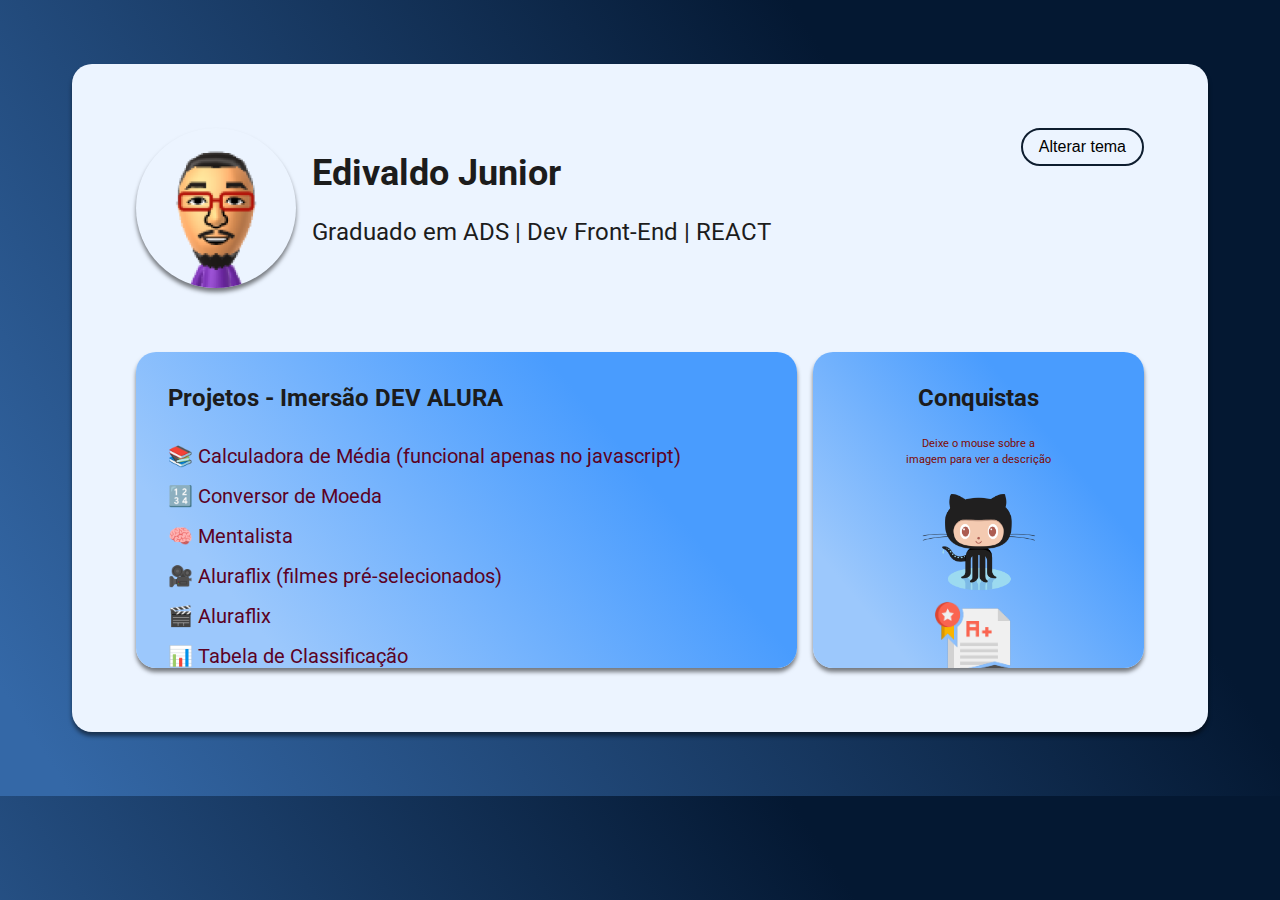
<file: index.html>
<!DOCTYPE html>
<html lang="pt-br">

<head>
  <meta charset="UTF-8">
  <meta http-equiv="X-UA-Compatible" content="IE=edge">
  <meta name="viewport" content="width=device-width, initial-scale=1.0">
  <link rel="stylesheet" href="AULA_10/index.css">
  <link rel="shortcut icon" href="AULA_10/img/favicon.ico" type="image/x-icon">
  <title>Portfólio - Imersão DEV ALURA</title>
</head>

<body>
  <div class="container">
    <header class="cabecalho">
      <div class="perfil">
        <img class="perfil-foto" src="AULA_10/img/13875907.png" />

        <div class="titulo">
          <h1>Edivaldo Junior</h1>
          <h3>Graduado em ADS | Dev Front-End | REACT</h3>
        </div>
      </div>

      <div class="tema">
        <button onClick="mudaModo()">Alterar tema</button>
      </div>
    </header>

    <main class="portfolio">
      <div class="projetos">
        <ul>Projetos - Imersão DEV ALURA</ul>
        <li><a href="AULA_01/" target="_blank">📚 Calculadora de Média (funcional apenas no javascript)</a></li>
        <li><a href="AULA_02/index.html" target="_blank">🔢 Conversor de Moeda</a></li>
        <li><a href="AULA_03/index.html" target="_blank">🧠 Mentalista</a></li>
        <li><a href="AULA_04/index.html" target="_blank">🎥 Aluraflix (filmes pré-selecionados)</a></li>
        <li><a href="AULA_05/index.html" target="_blank">🎬 Aluraflix</a></li>
        <li><a href="AULA_06/index.html" target="_blank">📊 Tabela de Classificação</a></li>
        <li><a href="AULA_07/index.html" target="_blank">🎰 Super Trunfo</a></li>
        <li><a href="AULA_08/index.html" target="_blank">🎲 Super Trunfo - Cartas do Jogo</a></li>
        <li><a href="AULA_09/index.html" target="_blank">📋 Portfólio (simplificada)</a></li>
      </div>

      <div class="conquistas">
        <ul>Conquistas</ul>
        <p>Deixe o mouse sobre a imagem para ver a descrição</p>
        <li><a href="https://github.com/EdiJunior88/Imersao_Dev_Alura" target="_blank"><img src="AULA_10/img/Octocat.png" title="Veja o repositório da imersão"></a></li>
        <li><img src="AULA_10/img/Aula_1_-_Media.png" title="Imersão concluída"></li>
        <li><img src="AULA_10/img/Aula_9_-_HTML_e_CSS.png" title="Projetos totalmente funcionais"></li>
        <li><img src="AULA_10/img/Dia_2_-_Calculadora.png" title="Projetos totalmente funcionais" title="Aprendizado em HTML, CSS, JavaScript e Figma"></li>
      </div>
    </main>
  </div>

  <script src="AULA_10/index.js"></script>
</body>

</html>
</file>
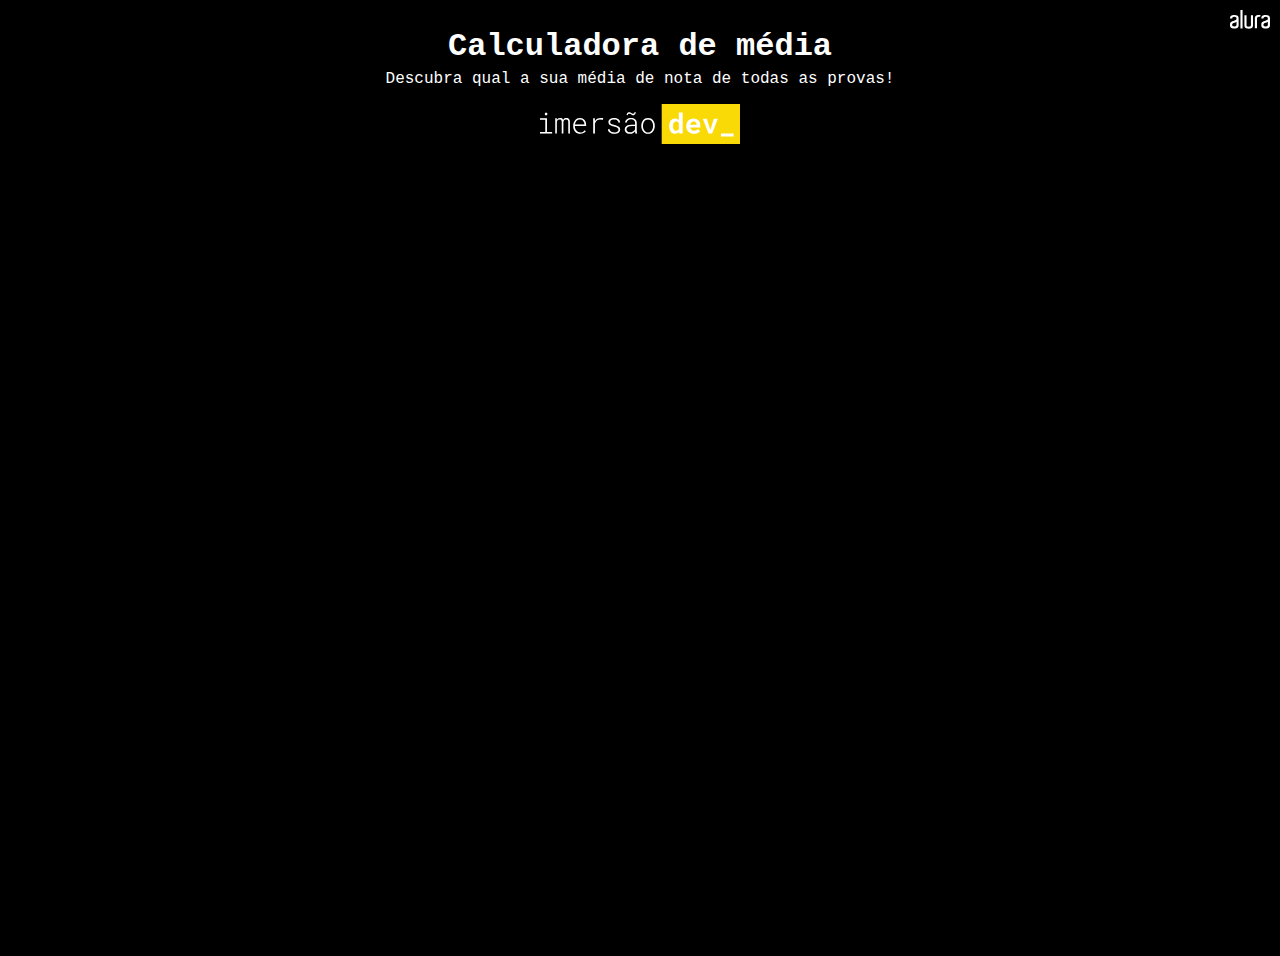
<file: AULA_01/index.html>
<!DOCTYPE html>
<html lang="pt-br">

<head>
  <meta charset="UTF-8">
  <meta http-equiv="X-UA-Compatible" content="IE=edge">
  <meta name="viewport" content="width=device-width, initial-scale=1.0">
  <link rel="stylesheet" href="index.css">
  <title>Variáveis, Operações e Média</title>
</head>

<body>
  <div class="container">
    <h1 class="page-title">Calculadora de média</h1>
    <p class="page-subtitle">Descubra qual a sua média de nota de todas as provas!</p>
    <img class="page-logo" src="img/logo-imersao-conversor-de-moedas.svg" target="_blank" alt="">
  </div>

  <a href="https://alura.com.br/" target="_blank">
    <img class="alura-logo" src="img/alura-logo.svg" alt="">
  </a>

  <script src="index.js" type="text/javascript"></script>
</body>

</html>
</file>
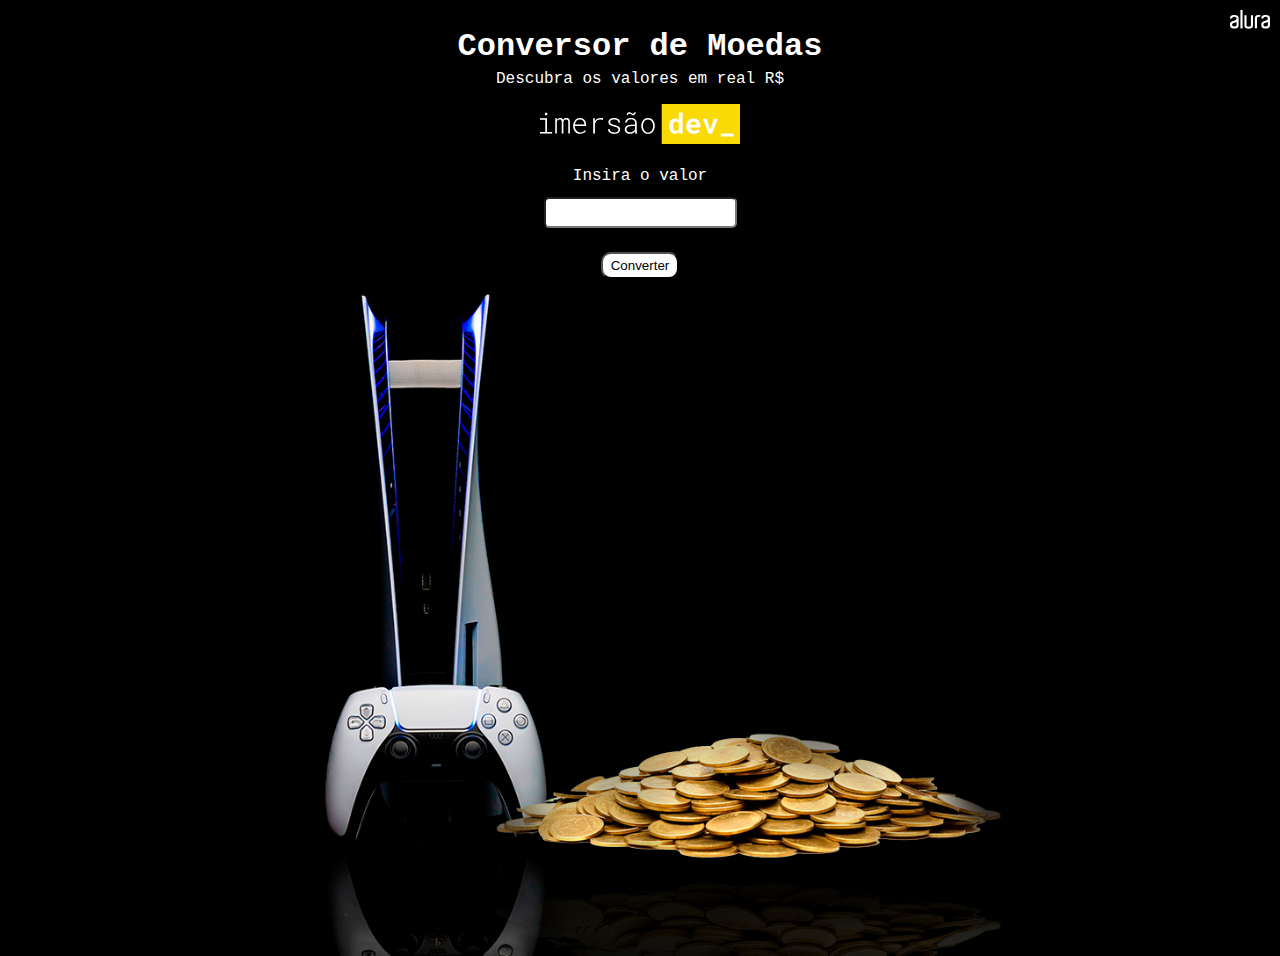
<file: AULA_02/index.html>
<!DOCTYPE html>
<html lang="pt-br">

<head>
  <meta charset="UTF-8">
  <meta http-equiv="X-UA-Compatible" content="IE=edge">
  <meta name="viewport" content="width=device-width, initial-scale=1.0">
  <link rel="stylesheet" href="index.css">
  <title>Conversor de Moedas</title>
</head>

<body>
  <div class="container">
    <h1 class="page-title">Conversor de Moedas</h1>
    <p class="page-subtitle">Descubra os valores em real R$</p>
    <img class="page-logo" src="img/logo-imersao-conversor-de-moedas.svg" target="_blank" alt="">

    <br>
    <br>
    
    <label for="moeda">Insira o valor</label>

    <br>

    <input type="number" id="valor" size="2">

    <br>

    <button type="submit" onclick="Converter()">Converter</button>

    <h2 id="valorConvertido"></h2>
  </div>

  <a href="https://alura.com.br/" target="_blank">
    <img class="alura-logo" src="img/alura-logo.svg" alt="">
  </a>

  <script src="index.js" type="text/javascript"></script>
</body>

</html>
</file>
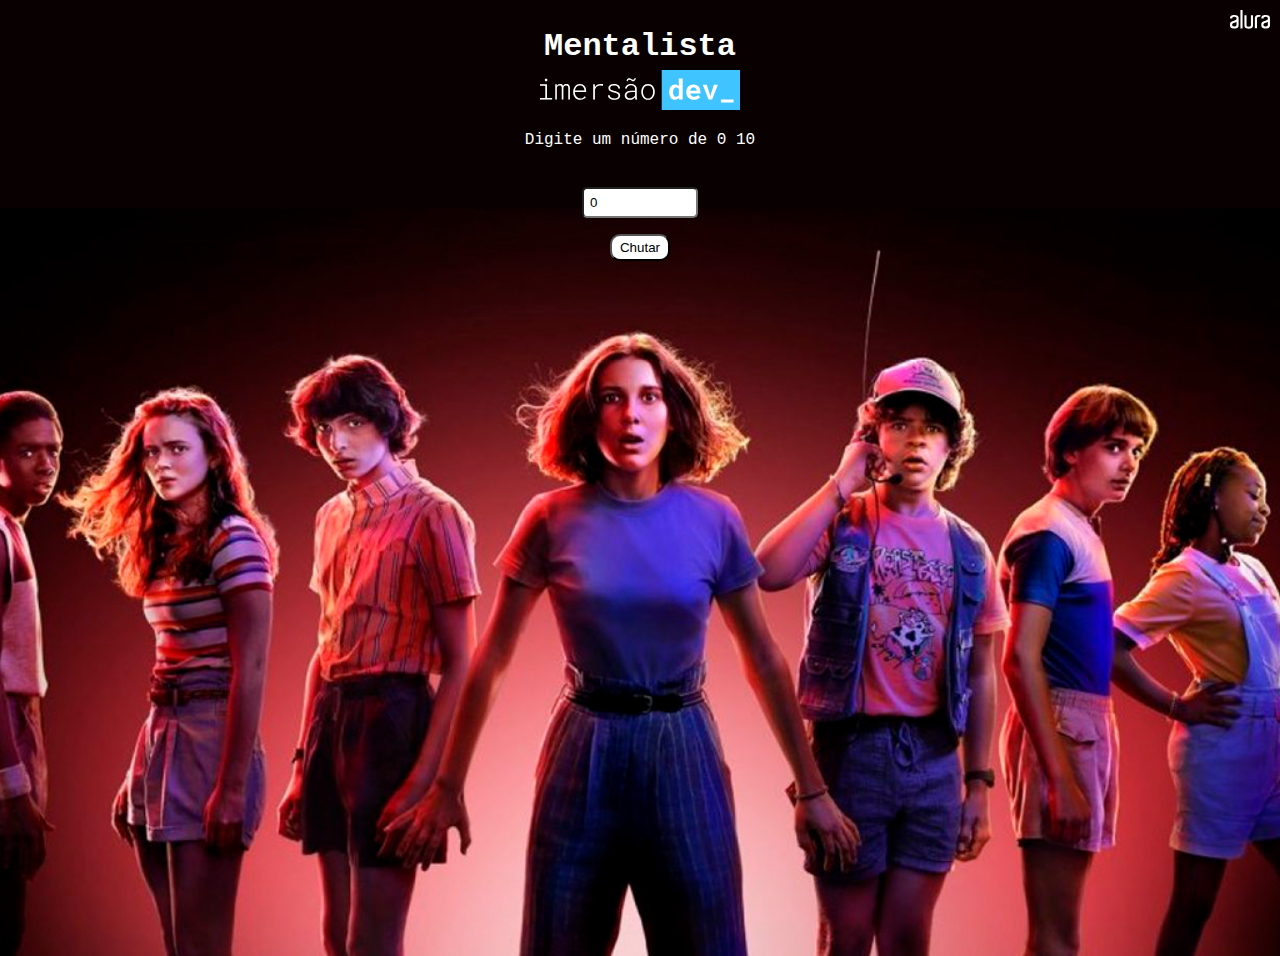
<file: AULA_03/index.html>
<!DOCTYPE html>
<html lang="pt-br">

<head>
  <meta charset="UTF-8">
  <meta http-equiv="X-UA-Compatible" content="IE=edge">
  <meta name="viewport" content="width=device-width, initial-scale=1.0">
  <link rel="stylesheet" href="index.css">
  <title>Mentalista</title>
</head>

<body>
  <div class="container">
    <h1 class="page-title">Mentalista</h1>
    <img class="page-logo" src="img/logo-imersao-mentalista.svg" target="_blank" alt="">
    <p class="page-subtitle">Digite um número de 0 10</p>

    <br>
    
    <input type="number" id="valor" value="0" min="0" max="10">

    <br>

    <button type="submit" onclick="Chutar()">Chutar</button>

    <h2 class="resultado" id="resultado"></h2>
    
    <a href="https://alura.com.br/" target="_blank">
      <img class="alura-logo" src="img/alura-logo.svg" alt="">
    </a>
  </div>

  <script src="index.js" type="text/javascript"></script>
</body>

</html>
</file>
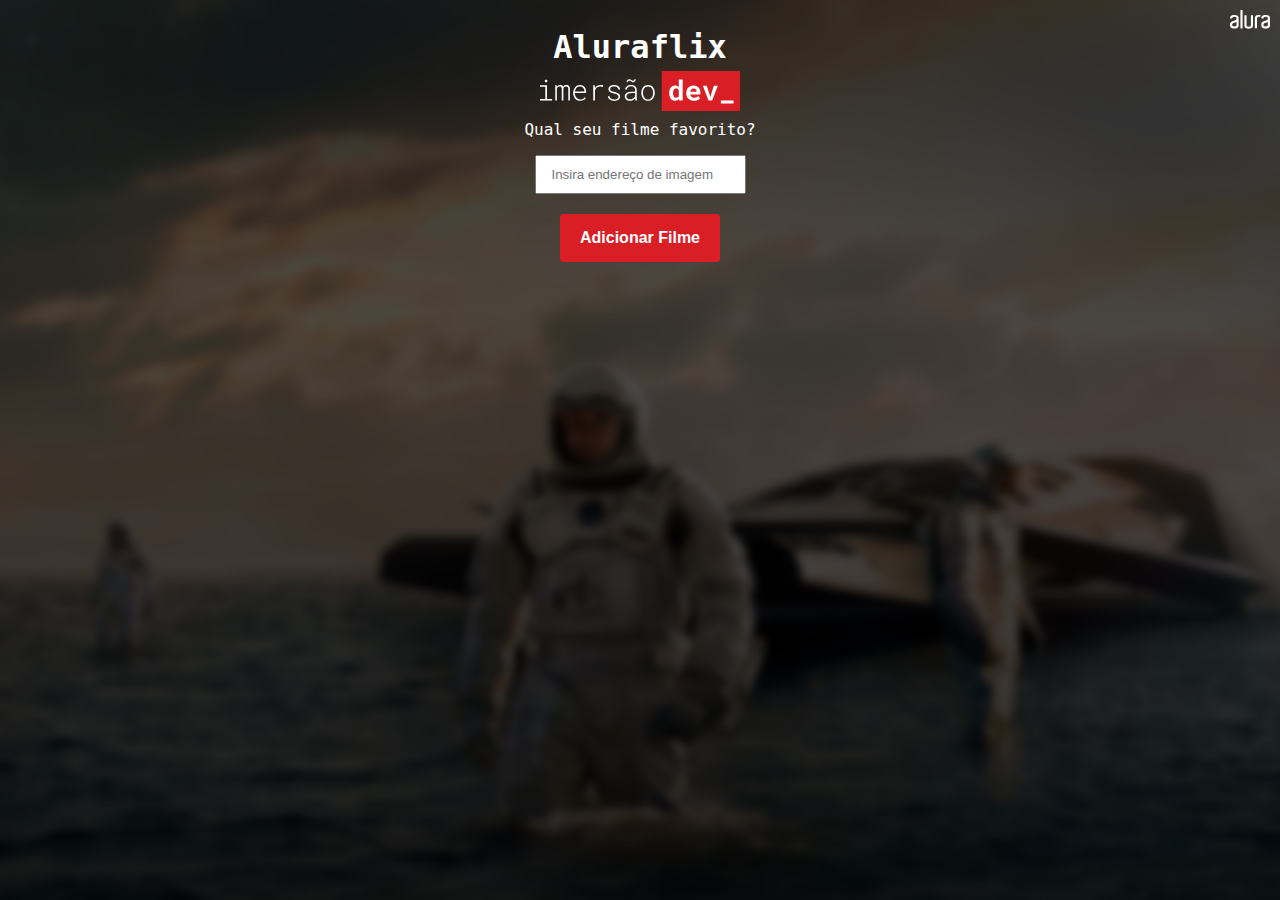
<file: AULA_05/index.html>
<!DOCTYPE html>
<html lang="pt-br">

<head>
  <meta charset="UTF-8">
  <meta http-equiv="X-UA-Compatible" content="IE=edge">
  <meta name="viewport" content="width=device-width, initial-scale=1.0">
  <link rel="stylesheet" href="index.css">
  <title>Aluraflix</title>
</head>

<body>
  <div class="container">
    <h1 class="page-title">Aluraflix</h1>
    <img class="page-logo" src="img/logo-imersao-aluraflix.svg" target="_blank" alt="">

    <p class="page-subtitle">Qual seu filme favorito?</p>

    <div class="form-wrapper">
      <input type="text" name="filme" id="filme" placeholder="Insira endereço de imagem">
      <button onclick="adicionarFilme()">Adicionar Filme</button>
    </div>

    <div id="listaFilmes"></div>
    
    <a href="https://alura.com.br/" target="_blank">
      <img class="alura-logo" src="img/alura-logo.svg" alt="">
    </a>
  </div>

  <script src="index.js" type="text/javascript"></script>
</body>

</html>
</file>
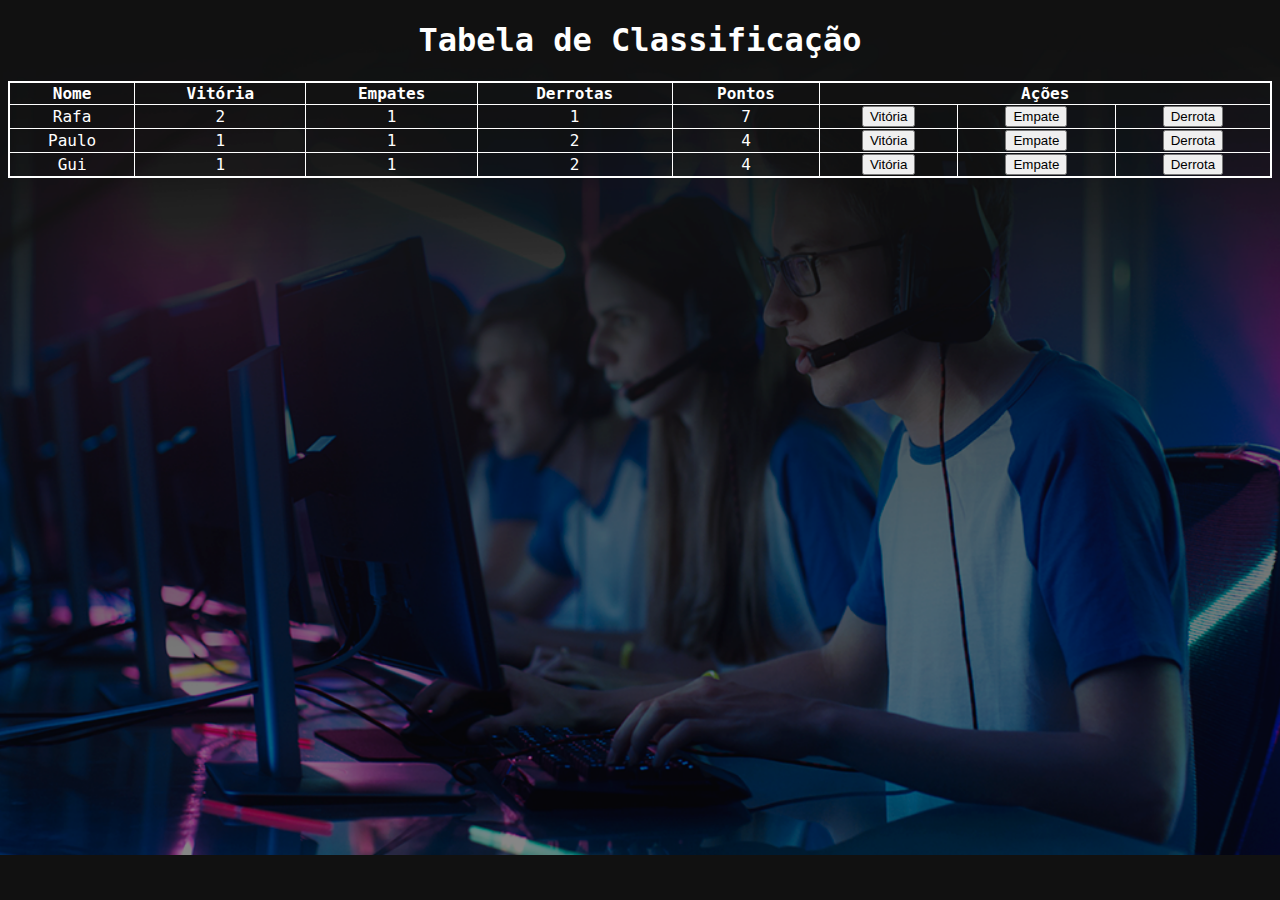
<file: AULA_06/index.html>
<!DOCTYPE html>
<html lang="pt-br">

<head>
  <meta charset="UTF-8">
  <meta http-equiv="X-UA-Compatible" content="IE=edge">
  <meta name="viewport" content="width=device-width, initial-scale=1.0">
  <link rel="stylesheet" href="index.css">
  <title>Tabela de Classificação</title>
</head>

<body>
  <h1>Tabela de Classificação</h1>

  <table style="width: 100%;">
    <thead>
      <tr>
        <th>Nome</th>
        <th>Vitória</th>
        <th>Empates</th>
        <th>Derrotas</th>
        <th>Pontos</th>
        <th colspan="3">Ações</th>
      </tr>
    </thead>

    <tbody id="tabelaJogadores">
      <!-- <tr>
        <td>Paulo</td>
        <td></td>
        <td></td>
        <td></td>
        <td></td>
        <td>
          <button onclick="adicionarVitoria()">Vitória</button>
        </td>
        <td>
          <button onclick="adicionarEmpate()">Empate</button>
        </td>
        <td>
          <button onclick="adicionarDerrota()">Derrota</button>
        </td>
      </tr>

      <tr>
        <td>Rafa</td>
        <td></td>
        <td></td>
        <td></td>
        <td></td>
        <td>
          <button onclick="adicionarVitoria()">Vitória</button>
        </td>
        <td>
          <button onclick="adicionarEmpate()">Empate</button>
        </td>
        <td>
          <button onclick="adicionarDerrota()">Derrota</button>
        </td>
      </tr>
    </tbody> -->
  </table>

  <script src="index.js" type="text/javascript"></script>
</body>

</html>
</file>
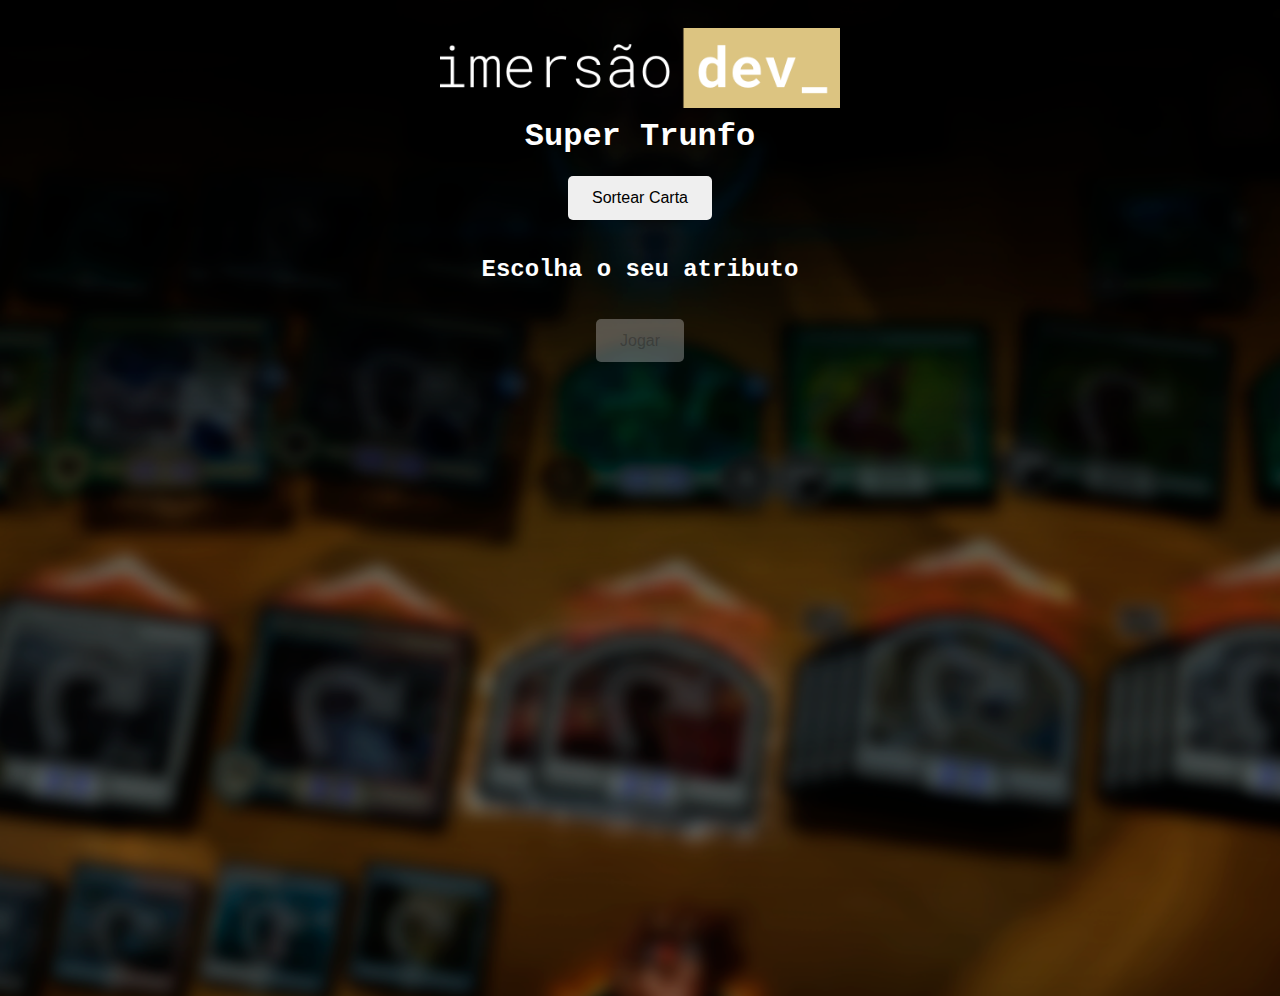
<file: AULA_07/index.html>
<!DOCTYPE html>
<html lang="pt-br">

<head>
  <meta charset="UTF-8">
  <meta http-equiv="X-UA-Compatible" content="IE=edge">
  <meta name="viewport" content="width=device-width, initial-scale=1.0">
  <link rel="stylesheet" href="index.css">
  <title>Super Trunfo</title>
</head>

<body>
  <div class="container">
    <img src="img/logo-imersao-super-trunfo.png" class="page-logo">
    <h1 class="page-title">Super Trunfo</h1>

    <button onclick="sortearCarta()" id="btnSortear">Sortear Carta</button>

    <form id="form">
      <h2>Escolha o seu atributo</h2>
      <div class="opcoes" id="opcoes"></div>
      <button type="button" id="btnJogar" onclick="jogar()" disabled="true">Jogar</button>
      <div id="resultado"></div>
    </form>
  </div>

  <script src="index.js" type="text/javascript"></script>
</body>

</html>
</file>
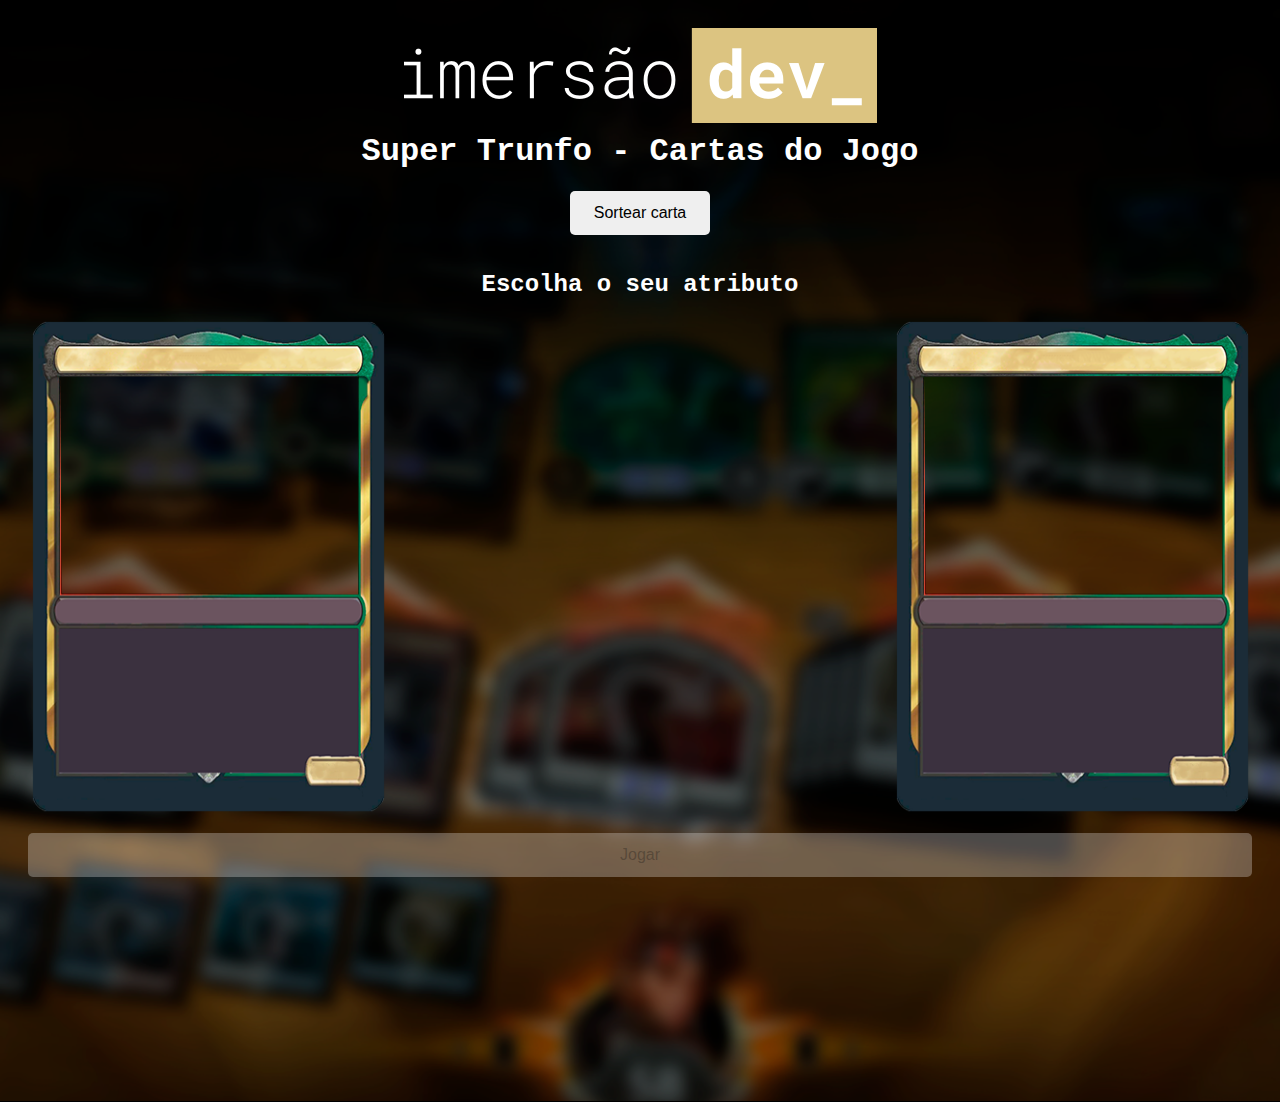
<file: AULA_08/index.html>
<!DOCTYPE html>
<html lang="pt-br">

<head>
  <meta charset="UTF-8">
  <meta http-equiv="X-UA-Compatible" content="IE=edge">
  <meta name="viewport" content="width=device-width, initial-scale=1.0">
  <link rel="stylesheet" href="index.css">
  <title>Super Trunfo - Cartas do Jogo</title>
</head>

<body>
  <div class="container">
    <img src="img/logo-imersao-super-trunfo.png" class="page-logo" alt="">
    <h1 class="page-title">Super Trunfo - Cartas do Jogo</h1>
    <button onclick="sortearCarta()" id="btnSortear">Sortear carta</button>
    <form id="form">
      <h2>Escolha o seu atributo</h2>
      <div class="wrapper">
        <div>
          <div id="carta-jogador">
            <img src="img/card-super-trunfo-transparent-ajustado.png" style=" width: inherit; height: inherit; position: absolute;">
            <h3></h3>
          </div>
        </div>
        <div>
          <div id="carta-maquina" class="carta"><img src="img/card-super-trunfo-transparent-ajustado.png" style=" width: inherit; height: inherit; position: absolute;"></div>
        </div>
      </div>
      <button class="button-jogar" type="button" id="btnJogar" onclick="jogar()" disabled="false">Jogar</button>
      <div id="resultado"></div>
    </form>
  </div>

  <script src="index.js" type="text/javascript"></script>
</body>

</html>
</file>
<file: AULA_10/index.css>
@import url("https://fonts.googleapis.com/css2?family=Roboto:wght@300;400;700&display=swap");

body {
  background: linear-gradient(236.85deg, #041832 27.26%, #3468a7 96.03%);
  font-family: "Roboto", sans-serif;
}

.container {
  margin: 64px;
  background: #ecf4ff;
  color: #1c1c1c;
  border-radius: 20px;
  padding: 64px;
  box-shadow: 0px 4px 4px rgba(0, 0, 0, 0.5);
}

.cabecalho {
  display: flex;
  justify-content: space-between;
}

.perfil {
  display: flex;
}

.perfil-foto {
  max-width: 160px;
  border-radius: 460px;
  box-shadow: 0px 4px 4px rgba(0, 0, 0, 0.5);
}

.titulo {
  margin-left: 16px;
}

.titulo h1 {
  font-weight: 700;
  font-size: 36px;
}

.titulo h3 {
  font-weight: normal;
  font-size: 24px;
}

.tema button {
  align-self: flex-end;
  font-size: 16px;
  padding: 8px 16px;
  background: #ecf4ff;
  box-sizing: border-box;
  border-radius: 100px;
  border: 2px solid #0e1d2f;
}

.portfolio {
  margin-top: 64px;
  display: grid;
  grid-template-columns: 2fr 1fr;
  gap: 16px;
}

.projetos {
  max-height: 300px;
  overflow-y: scroll;
  scrollbar-width: thin;
  display: flex;
  flex-direction: column;
  padding: 8px 32px;
  background: linear-gradient(230.65deg, #499cfe 27.49%, #9cc8fc 83.19%);
  border-radius: 20px;
  box-shadow: 0px 4px 4px rgba(0, 0, 0, 0.5);
}

.projetos > li > a {
  text-decoration: none;
  color: #5c0224;
  font-weight: 400;
}

.conquistas {
  height: 300px;
  overflow-y: scroll;
  scrollbar-width: thin;
  display: flex;
  flex-direction: column;
  align-items: center;
  padding: 8px 32px;
  background: linear-gradient(230.65deg, #499cfe 27.49%, #9cc8fc 83.19%);
  border-radius: 20px;
  box-shadow: 0px 4px 4px rgba(0, 0, 0, 0.5);
}

.conquistas > li > img:hover:nth-last-child(0) {
  cursor: pointer;
}

.projetos ul {
  list-style: none;
  padding-left: 0;
  font-weight: 700;
  font-size: 24px;
}

.projetos li {
  list-style-type: none;
  font-size: 20px;
  line-height: 2em;
}

.conquistas ul {
  list-style: none;
  padding-left: 0;
  margin: 24px 0;
  font-weight: 700;
  font-size: 24px;
}

.conquistas > p {
  font-size: 0.7rem;
  text-align: center;
  color: #7e0a02;
  margin: auto 0 24px 0;
  padding: 0 60px;
  line-height: 1rem;
}

.conquistas li {
  list-style-type: none;
}

.conquistas img {
  max-height: 100px;
}

.dark {
  background: linear-gradient(236.85deg, #375b86 27.26%, #6b87a9 96.03%);
}

.dark .container {
  background: #333439;
  color: #f6f6f6;
}

.dark .portfolio {
  color: #1c1c1c;
}

.dark .tema button {
  color: #ffffff;
  background: #1c1c1c;
  box-sizing: border-box;
  border-radius: 100px;
  border: 2px solid #f7f7f7;
}

::-webkit-scrollbar {
  width: 5px;
  height: 5px;
}

::-webkit-scrollbar-thumb {
  background: #1c1c1c;
  border: 1.8px solid #1c1c1c;
  border-radius: 100px;
}

::-webkit-scrollbar-thumb:hover {
  background: #ecf4ff;
}

::-webkit-scrollbar-track {
  background: #ecf4ff;
  border-radius: 100px;
  box-shadow: inset 0px 0px 0px 0px #f0f0f0;
  margin: 15px 0px;
}
</file>
<file: AULA_01/index.css>
body {
  font-family: "Roboto Mono", monospace;
  min-height: 400px;
  background-image: url("https://caelum-online-public.s3.amazonaws.com/imersao-dev-3/bg.png");
  background-color: #000;
  background-size: 80vh;
  background-position: center bottom;
  background-repeat: no-repeat;
}

.container {
  text-align: center;
  padding: 20px;
  height: 100vh;
}

.page-title {
  color: #FFF;
  margin: 0 0 5px;
}

.page-subtitle {
  color: #FFF;
  margin-top: 5px;
}

.page-logo {
  width: 200px;
}

.alura-logo {
  width: 40px;
  position: absolute;
  top: 10px;
  right: 10px;
}
</file>
<file: AULA_02/index.css>
body {
  font-family: "Roboto Mono", monospace;
  min-height: 400px;
  background-image: url("img/dia-1-conversor-de-moedas.png");
  background-color: #000;
  background-size: 100vh;
  background-position: center bottom;
  background-repeat: no-repeat;
}

.container {
  text-align: center;
  padding: 20px;
  height: 100vh;
}

.page-title {
  color: #FFF;
  margin: 0 0 5px;
}

.page-subtitle {
  color: #FFF;
  margin-top: 5px;
}

.page-logo {
  width: 200px;
}

.alura-logo {
  width: 40px;
  position: absolute;
  top: 10px;
  right: 10px;
}

input {
  margin: 12px;
  padding: 6px;
  border-radius: 5px;
}

label {
  color: #FFF;
}

button {
  margin-top: 12px;
  padding: 4px 8px;
  border-radius: 10px;
  background: #FFF;
}

h2 {
  color: #FFF;
  font-size: 30px;
}
</file>
<file: AULA_03/index.css>
body {
  font-family: "Roboto Mono", monospace;
  min-height: 600px;
  background-image: url("img/dia-03-mentalista.png");
  background-color: #000;
  background-size: cover;
  background-position: center bottom;
  background-repeat: no-repeat;
}

.container {
  text-align: center;
  padding: 20px;
  height: 100vh;
}

.page-title {
  color: #FFF;
  margin: 0 0 5px;
}

.page-subtitle {
  color: #FFF;
  margin-top: 16px;
}

.page-logo {
  width: 200px;
}

.alura-logo {
  width: 40px;
  position: absolute;
  top: 10px;
  right: 10px;
}

input {
  margin: 4px;
  padding: 6px;
  border-radius: 5px;
}

#valor {
  width: 100px;
}

button {
  margin-top: 12px;
  padding: 4px 8px;
  border-radius: 10px;
  background: #FFF;
}

.resultado {
  color: #FFF;
  text-align: center;
  margin-top: 16px;
}

@media (max-height: 500px) {
  body {
    min-height: 800px;
  }
}
</file>
<file: AULA_05/index.css>
body {
  font-family: "Roboto Mono", monospace;
  text-align: center;
  background-image: url("img/dia-04-aluraflix-e-filmes.png");
  background-color: #000;
  background-size: cover;
  background-position: center top;
  background-repeat: no-repeat;
}

.container {
  text-align: center;
  padding: 20px;
}

.page-title {
  color: #FFF;
  margin: 0 0 5px;
}

.page-subtitle {
  color: #FFF;
  margin-top: 5px;
}

.page-logo {
  width: 200px;
}

.alura-logo {
  width: 40px;
  position: absolute;
  top: 10px;
  right: 10px;
}

#listaFilmes img {
  margin: 10px;
  max-height: 250px;
}

.form-wrapper {
  margin: 0 0 15px;
}

.form-wrapper input {
  display: block;
  margin: 0 auto;
  padding: 10px 15px;
}

.form-wrapper button {
  border: 0;
  color: #FFF;
  background: #DA1E26;
  font-weight: bold;
  padding: 15px 20px;
  font-size: 16px;
  border-radius: 4px;
  margin-top: 20px;
  cursor: pointer;
  transition: 0.3s;
}

.form-wrapper button:hover {
  opacity: 0.8;
}
</file>
<file: AULA_06/index.css>
* {
  text-align: center;
}

body {
  font-family: "Roboto Mono", monospace;
  min-height: 400px;
  background-image: url("img/tabela-classificacao-bg.png");
  background-color: #111;
  background-size: 100%;
  background-position: center;
  background-repeat: no-repeat;
}

.container {
  text-align: center;
  padding: 20px;
  height: 100vh;
}

.page-title {
  color: #fff;
  margin: 0 0 5px;
}

.page-subtitle {
  color: #fff;
  margin-top: 5px;
}

.page-logo {
  width: 200px;
}

.alura-logo {
  width: 40px;
  position: absolute;
  top: 10px;
  right: 10px;
}

table {
  border: 2px solid #fff;
  border-collapse: collapse;
}

h1 {
  color: #fff;
}

th,
tr,
td {
  border: 1px solid #fff;
  color: #fff;
}
</file>
<file: AULA_07/index.css>
body {
  font-family: "Roboto Mono", monospace;
  min-height: 800px;
  background-image: url("img/dia-07-super-trunfo-bg.png");
  background-color: #000;
  background-size: cover;
  background-position: center top;
  background-repeat: no-repeat;
  padding-bottom: 20vh;
}

.container {
  text-align: center;
  padding: 20px;
}

.page-title {
  color: #fff;
  margin: 5px 0;
}

.page-logo {
  width: 400px;
}

button {
  padding: .8rem 1.5rem;
  margin: 1rem 0;
  border-radius: 5px;
  border: none;
  font-size: 1rem;
}

h2 {
  color: #fff;
}

#resultado {
  color: rgb(243, 241, 142);
}

#carta-jogador {
  width: 360px;
  height: 500px;
  overflow: auto;
  border-radius: 10px;
  margin-bottom: 10px;
  margin: 0 auto;
  display: flex;
  align-items: flex-end;
}

#carta-jogador h3 {
  text-align: center;
}

.carta-imagem {
  border: 1px solid black;
  height: 100px;
  margin: 10px;
}

.carta-imagem img {
  width: 100%;
  height: 100%;
}

.carta-status {
  height: 160px;
  margin: 1.5rem;
}

.carta-status input {
  margin: 20px 10px;
}

.opcoes {
  color: #fff;
}
</file>
<file: AULA_08/index.css>
body {
  font-family: 'Roboto Mono', monospace;
  min-height: 854px;
  background-image: url('img/dia-07-super-trunfo-bg.png');
  background-color: #000000;
  background-size: cover;
  background-position: center top;
  background-repeat: no-repeat;
  padding-bottom: 20vh;
}

.container {
  text-align: center;
  padding: 20px;
}

.page-title {
  color: #ffffff;
  margin: 5px 0;
}

button, .button-jogar {
  padding: .8rem 1.5rem;
  margin: 1rem 0;
  border-radius: 5px;
  border: none;
  font-size: 1rem;
}

h2 {
  color: white;
}

#carta-jogador, #carta-maquina {
  width: 360px;
  height: 500px;
  overflow: auto;
  border-radius: 10px;
  margin-bottom: 20px;
  margin: 0 auto;
  display: flex;
  align-items: flex-end;
  position: relative;
  background-size: 350px 300px;
  background-repeat: no-repeat;
  background-position-x: 5px;
  background-position-y: 10px;
  border-radius: 33px;
}

#carta-jogador h3 {
  text-align: center;
}

.carta-imagem {
  border: 1px solid black;
  height: 100px;
  margin: 10px;
}

.carta-imagem img {
  width: 100%;
  height: 100%;
}

.carta-status {
  height: 160px;
  margin: 2rem;
  color: white;
  z-index: 2;
}

.carta-status input {
  margin: 20px 10px;
}

.resultado-final {
  color: white;
  font-size: 2rem;
  text-transform: uppercase;
  font-weight: bolder;
  padding: 1rem;
  border: 2px solid black;
  background-color: black;
}

.--spacing {
  margin-left: 2.5rem;
}

form {
  display: flex;
  flex-direction: column;
}

.wrapper {
  display: flex;
  justify-content: space-between;
  width: 100%;
}

.carta-subtitle {
  z-index: 2;
  position: absolute;
  top: 16px;
  left: 37px;
  font-weight: 800;
  text-transform: uppercase;
}

#cartas {
  width: 100%;
  display: flex;
  justify-content: space-between;
}

.carta-status p {
  margin-bottom: 2rem;
}
</file>
